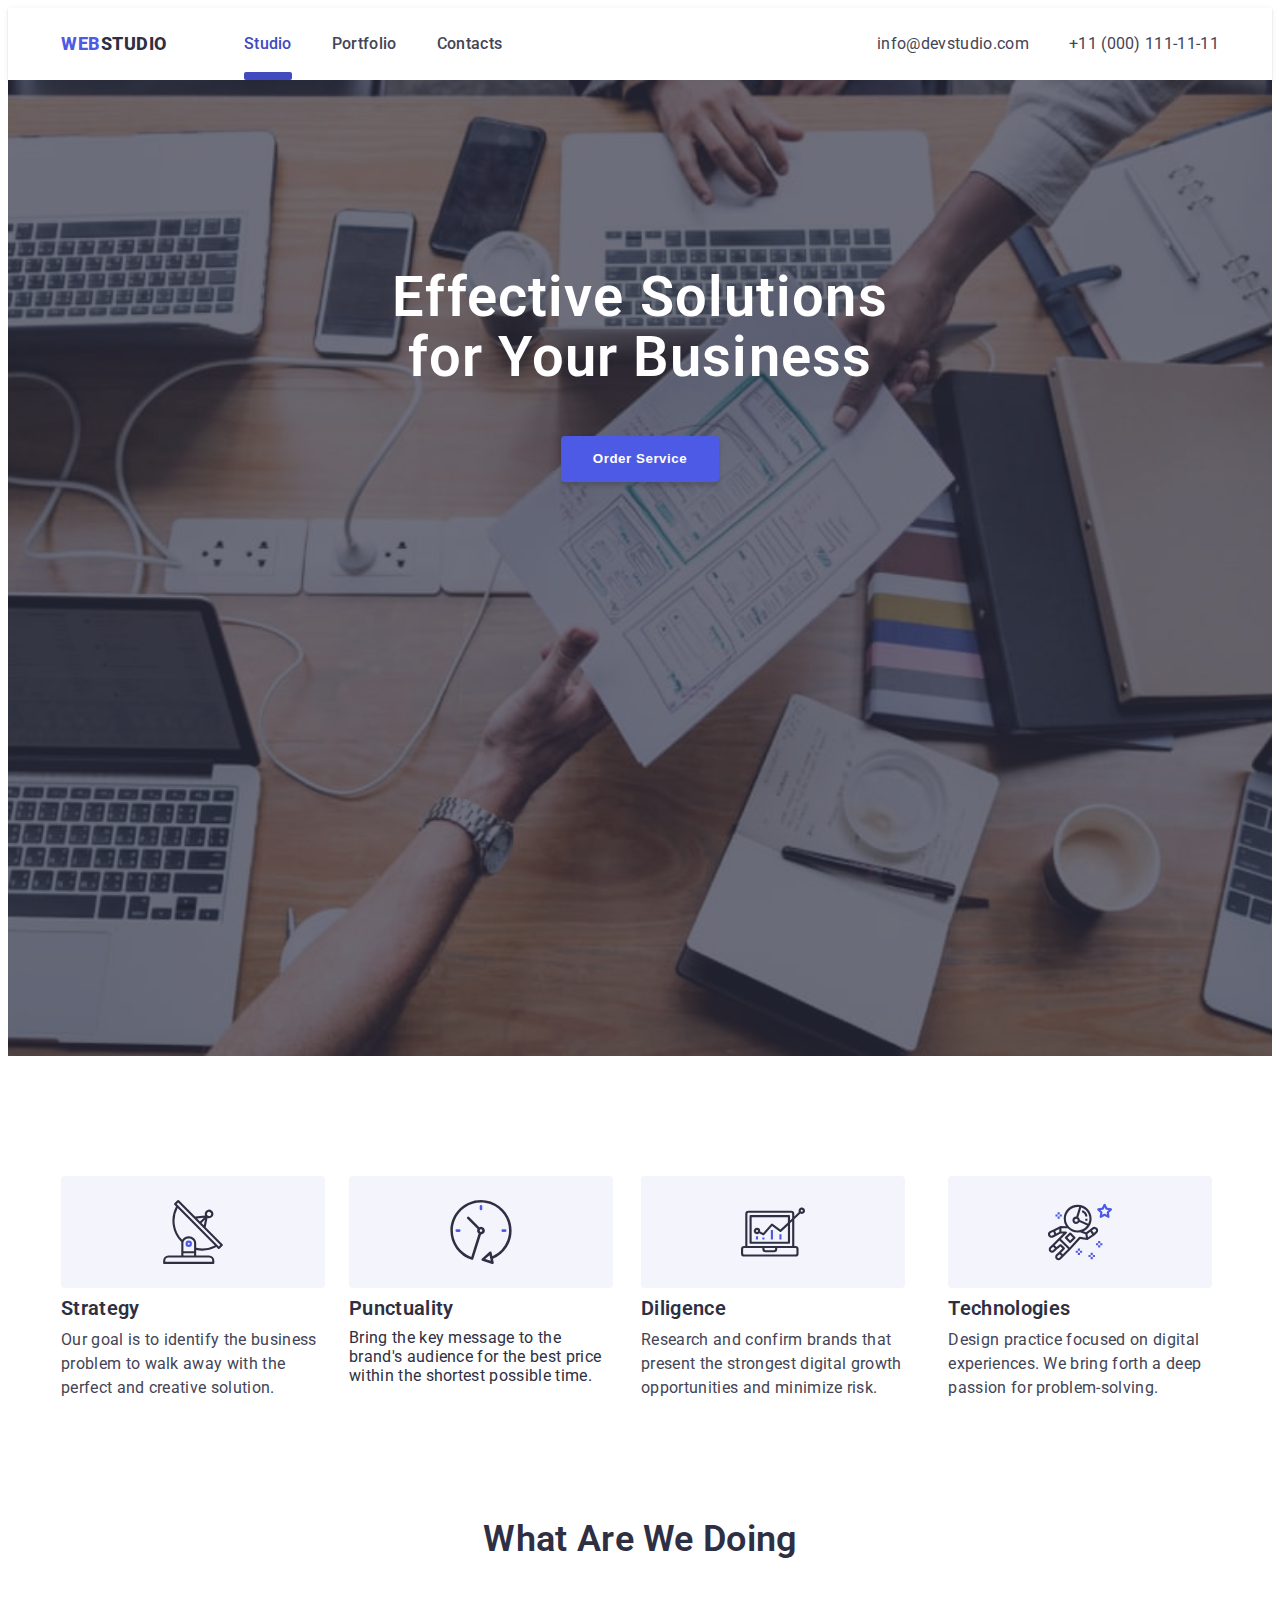
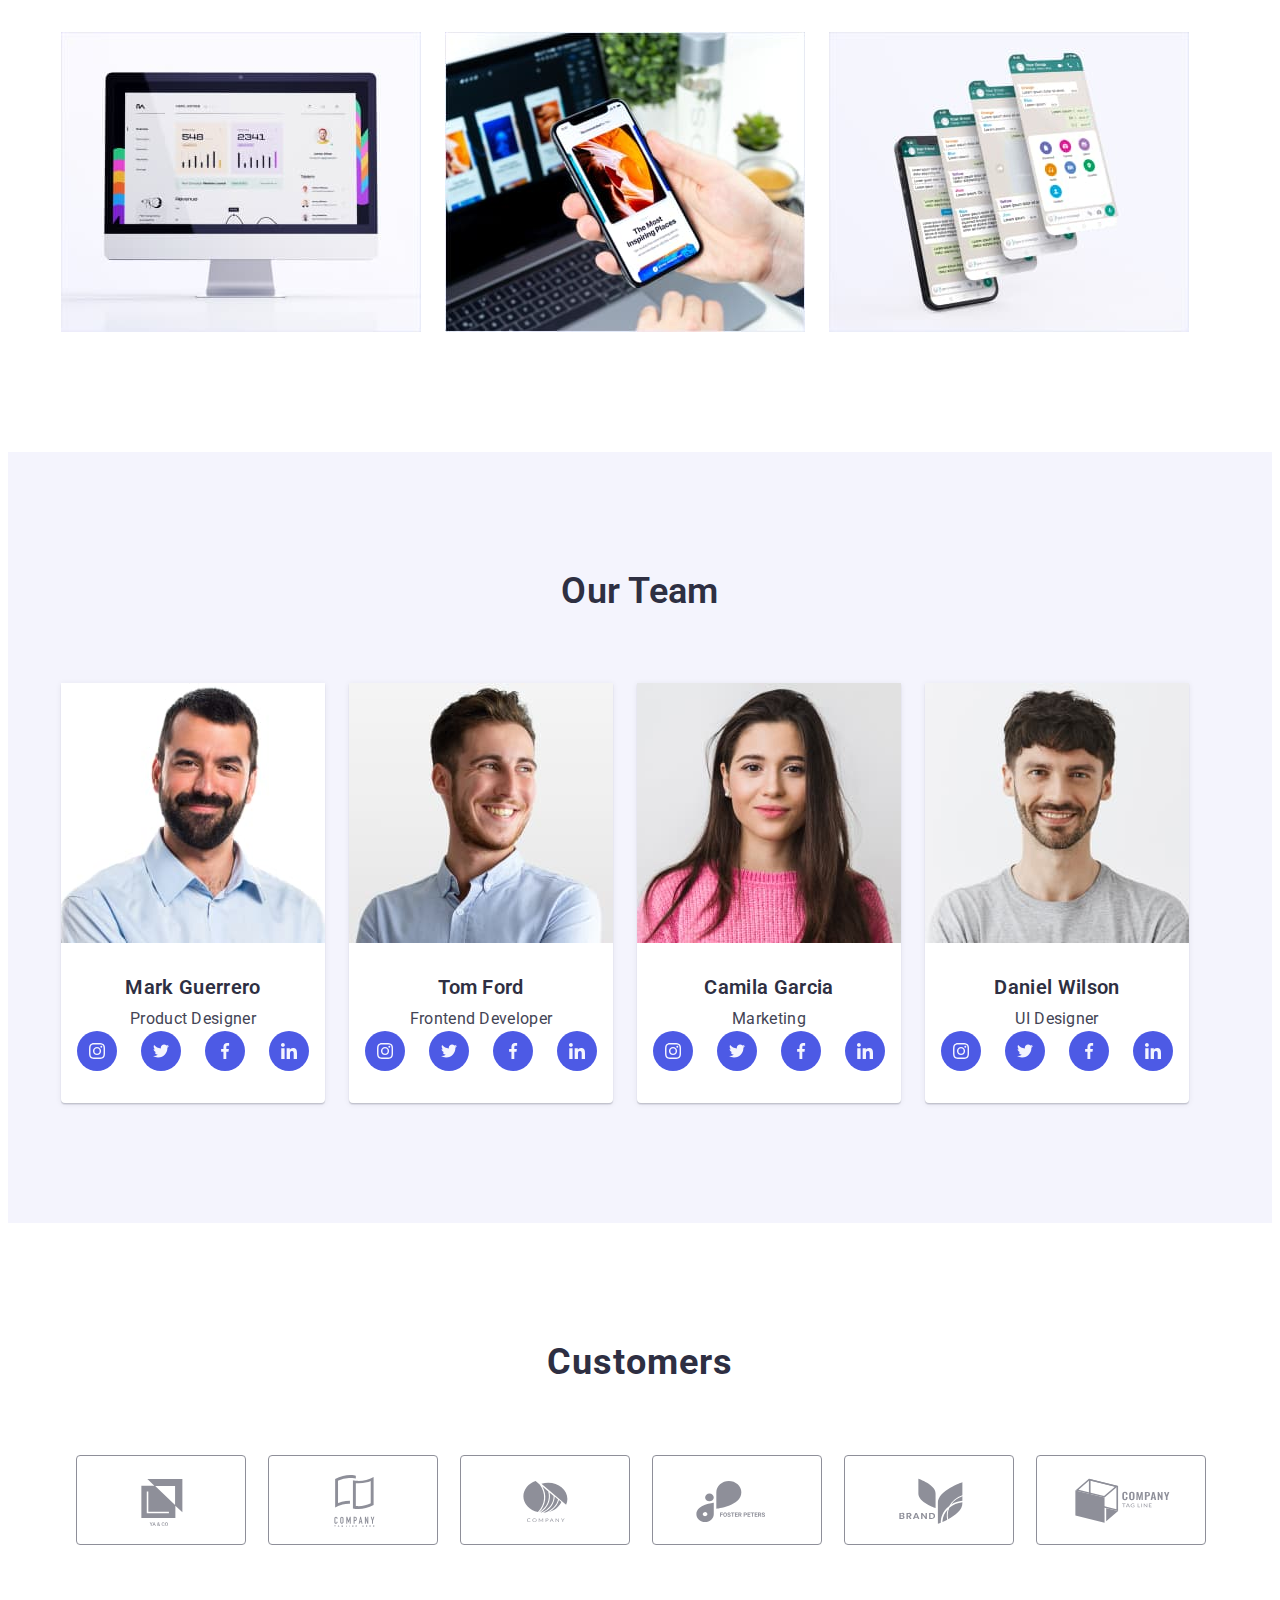
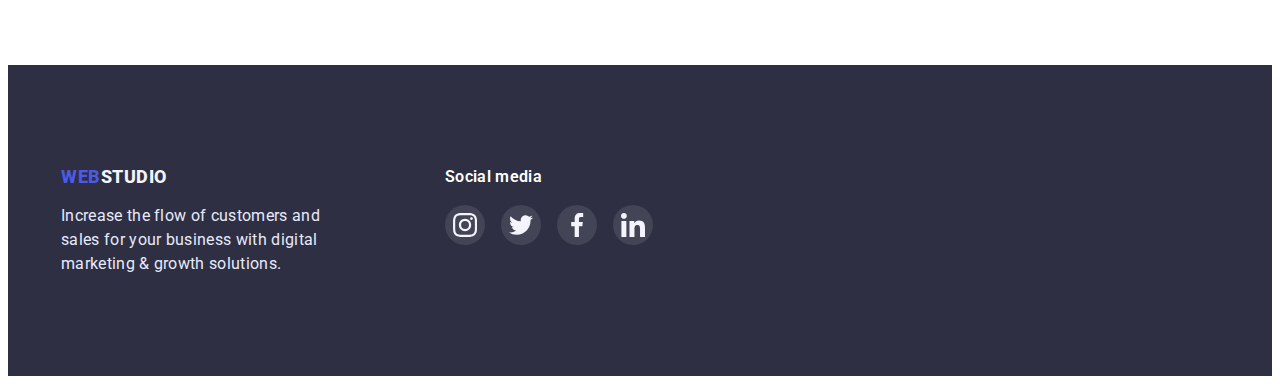
<file: index.html>
<!DOCTYPE html>
<html lang="en">
  <head>
    <meta charset="UTF-8" />
    <meta http-equiv="X-UA-Compatible" content="IE=edge" />
    <meta name="viewport" content="width=device-width, initial-scale=1.0" />
    <title>WebStudio</title>

    <!-- ______________FONTS____________ -->
    <link rel="preconnect" href="https://fonts.googleapis.com" />
    <link rel="preconnect" href="https://fonts.gstatic.com" crossorigin />
    <link
      href="https://fonts.googleapis.com/css2?family=Raleway:wght@700&family=Roboto:wght@400;500;700;900&display=swap"
      rel="stylesheet"
    />

    <!-- ________________NORMALIZER______________- -->
    <link
      rel="stylesheet"
      href="https://cdnjs.cloudflare.com/ajax/libs/modern-normalize/1.1.0/modern-normalize.min.css"
      integrity="sha512-wpPYUAdjBVSE4KJnH1VR1HeZfpl1ub8YT/NKx4PuQ5NmX2tKuGu6U/JRp5y+Y8XG2tV+wKQpNHVUX03MfMFn9Q=="
      crossorigin="anonymous"
      referrerpolicy="no-referrer"
    />

    <!-- _____________BASE STYLES____________ -->
    <link rel="stylesheet" href="./css/styles.css" />
  </head>
  <body class="body">
    <!-- _________________HEADER_________________- -->
    <header class="header">
      <div class="container header-flex">
        <nav class="header-nav">
          <a class="logo link" href="/webstudio">
            <span class="logo-web">Web</span>Studio</a
          >
          <ul class="header-list">
            <li class="nav-list">
              <a class="header-link current-studio link" href="./index.html">Studio</a>
            </li>
            <li class="nav-list">
              <a class="header-link link" href="./portfolio.html">Portfolio</a>
            </li>
            <li class="nav-list">
              <a class="header-link link" href="./contacts">Contacts</a>
            </li>
          </ul>
        </nav>

        <ul class="contact-list">
          <li>
            <a class="contact-link link" href="mailto:info@devstudio.com"
              >info@devstudio.com</a
            >
          </li>

          <li>
            <a class="contact-link link" href="tel:+11(000)111-11-11"
              >+11 (000) 111-11-11</a
            >
          </li>
        </ul>
      </div>
    </header>

    <!-- _____________HERO_____________ -->
    <main>
      <section class="hero section">
        <div class="container">
          <h1 class="hero-title">Effective Solutions for Your Business</h1>
          <button class="hero-button button-hero" type="button" data-modal-open>
            Order Service
          </button>
        </div>
      </section>

      <!-- _____________BENEFITS_____________ -->
      <section class="section benefits">
        <div class="container">
          <h2 hidden>Benefist</h2>
          <ul class="benefits-list">
            <li class="benefits-item">
              <div class="background-icon">
                <svg width="64" height="64">
                  <use href="./img/icons.svg#icon-antenna"></use>
                </svg>
              </div>
              <h3 class="benefits-head-h3">Strategy</h3>
              <p class="benefits-description">
                Our goal is to identify the business problem to walk away with
                the perfect and creative solution.
              </p>
            </li>
            <li>
              <div class="background-icon">
                <svg width="64" height="64">
                  <use href="./img/icons.svg#icon-clock"></use>
                </svg>
              </div>
              <h3 class="benefits-head-h3">Punctuality</h3>
              <p class="description">
                Bring the key message to the brand's audience for the best price
                within the shortest possible time.
              </p>
            </li>
            <li>
              <div class="background-icon">
                <svg width="64" height="64">
                  <use href="./img/icons.svg#icon-diagram"></use>
                </svg>
              </div>
              <h3 class="benefits-head-h3">Diligence</h3>
              <p class="benefits-description">
                Research and confirm brands that present the strongest digital
                growth opportunities and minimize risk.
              </p>
            </li>
            <li>
              <div class="background-icon">
                <svg width="64" height="64">
                  <use href="./img/icons.svg#icon-astronaut"></use>
                </svg>
              </div>
              <h3 class="benefits-head-h3">Technologies</h3>
              <p class="benefits-description">
                Design practice focused on digital experiences. We bring forth a
                deep passion for problem-solving.
              </p>
            </li>
          </ul>
        </div>
      </section>

      <!-- _______________WHAT ARE WE DOING____________ -->
      <section class="section">
        <div class="container">
          <h2 class="section-title">What are we doing</h2>
          <ul class="main-image-list">
            <li>
              <img
                src="./img/image-1.jpg"
                alt="computer"
                width="360"
                height="300"
              />
            </li>
            <li>
              <img
                src="./img/image-2.jpg"
                alt="tel+comp"
                width="360"
                height="300"
              />
            </li>
            <li>
              <img src="./img/image-3.jpg" alt="tel" width="360" height="300" />
            </li>
          </ul>
        </div>
      </section>

      <!-- _________________OUR TEAM_____________- -->
      <section class="team-section section">
        <div class="container">
          <h2 class="section-title">Our Team</h2>

          <ul class="team-list">
            <li class="team-item">
              <img src="./img/team-1.jpg" alt="mark" width="264" height="260" />
              <div class="team-wrapper">
                <h3 class="team-name">Mark Guerrero</h3>
                <p class="team-descriptiom">Product Designer</p>
                <ul class="team-soc-list">
                  <li class="team-soc-item">
                    <a class="team-soc-link" href="#">
                      <svg width="16" height="16">
                        <use href="./img/icons.svg#icon-instagram"></use>
                      </svg>
                    </a>
                  </li>
                  <li class="team-soc-item">
                    <a class="team-soc-link" href="#">
                      <svg width="16" height="16">
                        <use href="./img/icons.svg#icon-twitter"></use>
                      </svg>
                    </a>
                  </li>
                  <li class="team-soc-item">
                    <a class="team-soc-link" href="#">
                      <svg width="16" height="16">
                        <use href="./img/icons.svg#icon-facebook"></use>
                      </svg>
                    </a>
                  </li>
                  <li class="team-soc-item">
                    <a class="team-soc-link" href="#">
                      <svg width="16" height="16">
                        <use href="./img/icons.svg#icon-linkedin"></use>
                      </svg>
                    </a>
                  </li>
                </ul>
              </div>
            </li>

            <li class="team-item">
              <img src="./img/team-2.jpg" alt="tom" width="264" height="260" />
              <div class="team-wrapper">
                <h3 class="team-name">Tom Ford</h3>
                <p class="team-descriptiom">Frontend Developer</p>
                <ul class="team-soc-list">
                  <li class="team-soc-item">
                    <a class="team-soc-link" href="#">
                      <svg width="16" height="16">
                        <use href="./img/icons.svg#icon-instagram"></use>
                      </svg>
                    </a>
                  </li>
                  <li class="team-soc-item">
                    <a class="team-soc-link" href="#">
                      <svg width="16" height="16">
                        <use href="./img/icons.svg#icon-twitter"></use>
                      </svg>
                    </a>
                  </li>
                  <li class="team-soc-item">
                    <a class="team-soc-link" href="#">
                      <svg width="16" height="16">
                        <use href="./img/icons.svg#icon-facebook"></use>
                      </svg>
                    </a>
                  </li>
                  <li class="team-soc-item">
                    <a class="team-soc-link" href="#">
                      <svg width="16" height="16">
                        <use href="./img/icons.svg#icon-linkedin"></use>
                      </svg>
                    </a>
                  </li>
                </ul>
              </div>
            </li>

            <li class="team-item">
              <img
                src="./img/team-3.jpg"
                alt="camila"
                width="264"
                height="260"
              />
              <div class="team-wrapper">
                <h3 class="team-name">Camila Garcia</h3>
                <p class="team-descriptiom">Marketing</p>
                <ul class="team-soc-list">
                  <li class="team-soc-item">
                    <a class="team-soc-link" href="#">
                      <svg width="16" height="16">
                        <use href="./img/icons.svg#icon-instagram"></use>
                      </svg>
                    </a>
                  </li>
                  <li class="team-soc-item">
                    <a class="team-soc-link" href="#">
                      <svg width="16" height="16">
                        <use href="./img/icons.svg#icon-twitter"></use>
                      </svg>
                    </a>
                  </li>
                  <li class="team-soc-item">
                    <a class="team-soc-link" href="#">
                      <svg width="16" height="16">
                        <use href="./img/icons.svg#icon-facebook"></use>
                      </svg>
                    </a>
                  </li>
                  <li class="team-soc-item">
                    <a class="team-soc-link" href="#">
                      <svg width="16" height="16">
                        <use href="./img/icons.svg#icon-linkedin"></use>
                      </svg>
                    </a>
                  </li>
                </ul>
              </div>
            </li>

            <li class="team-item">
              <img
                src="./img/team-4.jpg"
                alt="daniel"
                width="264"
                height="260"
              />
              <div class="team-wrapper">
                <h3 class="team-name">Daniel Wilson</h3>
                <p class="team-descriptiom">UI Designer</p>
                <ul class="team-soc-list">
                  <li class="team-soc-item">
                    <a class="team-soc-link" href="#">
                      <svg width="16" height="16">
                        <use href="./img/icons.svg#icon-instagram"></use>
                      </svg>
                    </a>
                  </li>
                  <li class="team-soc-item">
                    <a class="team-soc-link" href="#">
                      <svg width="16" height="16">
                        <use href="./img/icons.svg#icon-twitter"></use>
                      </svg>
                    </a>
                  </li>
                  <li class="team-soc-item">
                    <a class="team-soc-link" href="#">
                      <svg width="16" height="16">
                        <use href="./img/icons.svg#icon-facebook"></use>
                      </svg>
                    </a>
                  </li>
                  <li class="team-soc-item">
                    <a class="team-soc-link" href="#">
                      <svg width="16" height="16">
                        <use href="./img/icons.svg#icon-linkedin"></use>
                      </svg>
                    </a>
                  </li>
                </ul>
              </div>
            </li>
          </ul>
        </div>
      </section>

      <!-- ____________CUSTOMERS___________ -->
      <section class="section">
        <div class="container">
          <h2 class="customers-title">Customers</h2>
          <ul class="customers-list">
            <li class="customers-list-item">
              <a class="customers-link" href="#">
                <svg class="customers-icon" width="104" height="56">
                  <use href="./img/icons.svg#icon-Logo-1"></use>
                </svg>
              </a>
            </li>
            <li class="customers-list-item">
              <a class="customers-link" href="#">
                <svg class="customers-icon" width="104" height="56">
                  <use href="./img/icons.svg#icon-Logo-2"></use>
                </svg>
              </a>
            </li>
            <li class="customers-list-item">
              <a class="customers-link" href="#">
                <svg class="customers-icon" width="104" height="56">
                  <use href="./img/icons.svg#icon-Logo-3"></use>
                </svg>
              </a>
            </li>
            <li class="customers-list-item">
              <a class="customers-link" href="#">
                <svg class="customers-icon" width="104" height="56">
                  <use href="./img/icons.svg#icon-Logo-4"></use>
                </svg>
              </a>
            </li>
            <li class="customers-list-item">
              <a class="customers-link" href="#">
                <svg class="customers-icon" width="104" height="56">
                  <use href="./img/icons.svg#icon-Logo-5"></use>
                </svg>
              </a>
            </li>
            <li class="customers-list-item">
              <a class="customers-link" href="#">
                <svg class="customers-icon" width="104" height="56">
                  <use href="./img/icons.svg#icon-Logo-6"></use>
                </svg>
              </a>
            </li>
          </ul>
        </div>
      </section>
    </main>
    <!-- ______________FOOTER_______________- -->
    <footer class="footer">
      <div class="container footer-container">
        <div class="logo-margin">
          <a class="logo-footer link" href="/webstudio">
            <span class="logo-web">Web</span>Studio</a
          >
          <p class="footer-description">
            Increase the flow of customers and sales for your business with
            digital marketing & growth solutions.
          </p>
        </div>
        <div>
          <h3 class="soc-media-title">Social media</h3>
          <ul class="soc-media-list">
            <li>
              <a class="soc-media-link" href="#">
                <svg width="24" height="24">
                  <use href="./img/icons.svg#icon-instagram"></use>
                </svg>
              </a>
            </li>
            <li>
              <a class="soc-media-link" href="#">
                <svg width="24" height="24">
                  <use href="./img/icons.svg#icon-twitter"></use>
                </svg>
              </a>
            </li>
            <li>
              <a class="soc-media-link" href="#">
                <svg class="soc-media-icon" width="24" height="24">
                  <use href="./img/icons.svg#icon-facebook"></use>
                </svg>
              </a>
            </li>
            <li>
              <a class="soc-media-link" href="#">
                <svg width="24" height="24">
                  <use href="./img/icons.svg#icon-linkedin"></use>
                </svg>
              </a>
            </li>
          </ul>
        </div>
      </div>
    </footer>

    <!-- ____________________MODAL______________________ -->
    <div class="backdrop is-hidden" data-modal>
      <div class="modal">
        <button class="modal-btn" data-modal-close>
          <svg class="modal-icon" width="8" height="8">
            <use href="./img/icons.svg#icon-close"></use>
          </svg>
        </button>
      </div>
    </div>
    <script src="./modal.js"></script>
  </body>
</html>
</file>
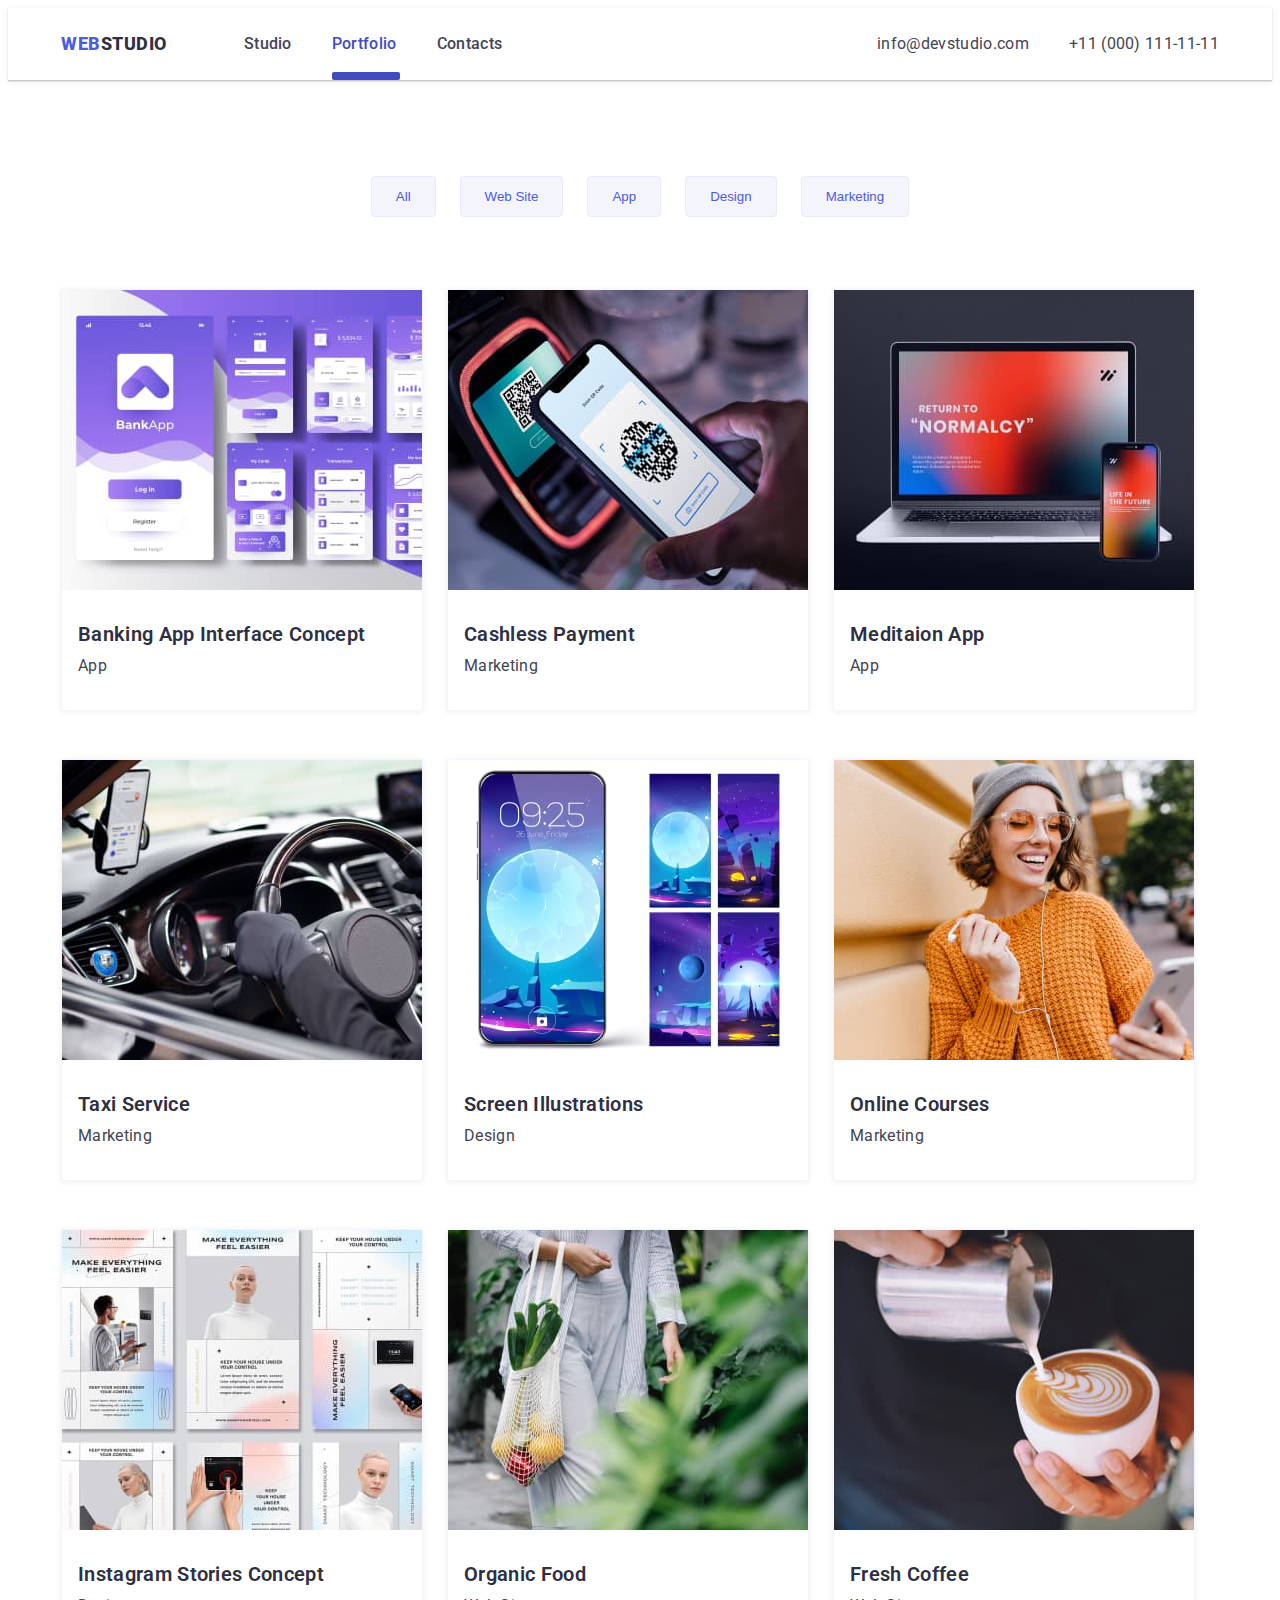
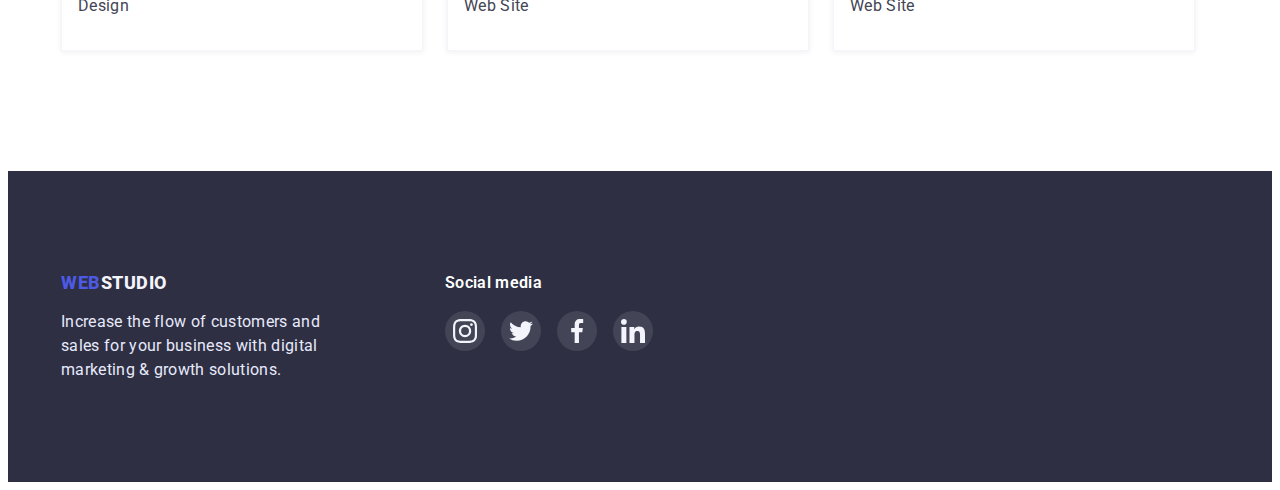
<file: portfolio.html>
<!DOCTYPE html>
<html lang="en">
  <head>
    <meta charset="UTF-8" />
    <meta http-equiv="X-UA-Compatible" content="IE=edge" />
    <meta name="viewport" content="width=device-width, initial-scale=1.0" />
    <title>Portfolio</title>

    <!-- _______________FONTS_______________ -->

    <link rel="preconnect" href="https://fonts.googleapis.com" />
    <link rel="preconnect" href="https://fonts.gstatic.com" crossorigin />
    <link
      href="https://fonts.googleapis.com/css2?family=Raleway:wght@700&family=Roboto:wght@400;500;700;900&display=swap"
      rel="stylesheet"
    />

    <!-- _________________NORMALIZER_________________ -->

    <link
      rel="stylesheet"
      href="https://cdnjs.cloudflare.com/ajax/libs/modern-normalize/1.1.0/modern-normalize.min.css"
      integrity="sha512-wpPYUAdjBVSE4KJnH1VR1HeZfpl1ub8YT/NKx4PuQ5NmX2tKuGu6U/JRp5y+Y8XG2tV+wKQpNHVUX03MfMFn9Q=="
      crossorigin="anonymous"
      referrerpolicy="no-referrer"
    />

    <!-- __________________BASE STYLES________________ -->

    <link rel="stylesheet" href="./css/styles.css" />
  </head>
  <body clas="body">
    <!-- ________________HEADER_______________ -->
    <header class="header">
      <div class="container header-flex">
        <nav class="header-nav">
          <a class="logo link" href="/webstudio">
            <span class="logo-web">Web</span>Studio</a
          >
          <ul class="header-list">
            <li class="nav-list">
              <a class="header-link link" href="./index.html">Studio</a>
            </li>
            <li class="nav-list">
              <a class="header-link current-portfolio link" href="./portfolio.html"
                >Portfolio</a
              >
            </li>
            <li class="nav-list">
              <a class="header-link link" href="./contacts">Contacts</a>
            </li>
          </ul>
        </nav>

        <ul class="contact-list">
          <li>
            <a class="contact-link link" href="mailto:info@devstudio.com"
              >info@devstudio.com</a
            >
          </li>

          <li>
            <a class="contact-link link" href="tel:+11(000)111-11-11"
              >+11 (000) 111-11-11</a
            >
          </li>
        </ul>
      </div>
    </header>

    <main>
      <!-- __________________FILTER________________ -->
      <section class="portfolio-section section">
        <div class="container">
          <h1 hidden>Filter</h1>
          <ul class="button-list">
            <li>
              <button class="filter-button button-filter" type="buttom">
                All
              </button>
            </li>
            <li>
              <button class="filter-button button-filter" type="buttom">
                Web Site
              </button>
            </li>
            <li>
              <button class="filter-button button-filter" type="buttom">
                App
              </button>
            </li>
            <li>
              <button class="filter-button button-filter" type="buttom">
                Design
              </button>
            </li>
            <li>
              <button class="filter-button button-filter" type="buttom">
                Marketing
              </button>
            </li>
          </ul>
          <!-- _______________GALLERY_____________ -->
          <ul class="gallery-list">
            <li class="gallery-item">
              <a class="gallery-link" href="#">
                <div class="thumb-gallery">
                  <img
                    src="./img/gallery-1.jpg"
                    alt="banking-interface"
                    width="360"
                    height="300"
                  />
                  <p class="overlay">
                    14 Stylish and User-Friendly App Design Concepts · Task
                    Manager App · Calorie Tracker App · Exotic Fruit Ecommerce
                    App · Cloud Storage App
                  </p>
                </div>

                <div class="project-wrapper">
                  <h2 class="gallery-titles">Banking App Interface Concept</h2>
                  <p class="gallery-program">App</p>
                </div>
              </a>
            </li>
            <li class="gallery-item">
              <a class="gallery-link" href="#">
                <img
                  src="./img/gallery-2.jpg"
                  alt="cashless-payment"
                  width="360"
                  height="300"
                />
                <div class="project-wrapper">
                  <h2 class="gallery-titles">Cashless Payment</h2>
                  <p class="gallery-program">Marketing</p>
                </div>
              </a>
            </li>
            <li class="gallery-item">
              <a class="gallery-link" href="#">
                <img
                  src="./img/gallery-3.jpg"
                  alt="meditation-app"
                  width="360"
                  height="300"
                />
                <div class="project-wrapper">
                  <h2 class="gallery-titles">Meditaion App</h2>
                  <p class="gallery-program">App</p>
                </div>
              </a>
            </li>
            <li class="gallery-item">
              <a class="gallery-link" href="#">
                <img
                  src="./img/gallery-4.jpg"
                  alt="taxi-service"
                  width="360"
                  height="300"
                />
                <div class="project-wrapper">
                  <h2 class="gallery-titles">Taxi Service</h2>
                  <p class="gallery-program">Marketing</p>
                </div>
              </a>
            </li>
            <li class="gallery-item">
              <a class="gallery-link" href="#">
                <img
                  src="./img/gallery-5.jpg"
                  alt="screen-illustrations"
                  width="360"
                  height="300"
                />
                <div class="project-wrapper">
                  <h2 class="gallery-titles">Screen Illustrations</h2>
                  <p class="gallery-program">Design</p>
                </div>
              </a>
            </li>

            <li class="gallery-item">
              <a class="gallery-link" href="#">
                <img
                  src="./img/gallery-6.jpg"
                  alt="online-courses"
                  width="360"
                  height="300"
                />
                <div class="project-wrapper">
                  <h2 class="gallery-titles">Online Courses</h2>
                  <p class="gallery-program">Marketing</p>
                </div>
              </a>
            </li>

            <li class="gallery-item">
              <a class="gallery-link" href="#">
                <img
                  src="./img/gallery-7.jpg"
                  alt="instagram-stories"
                  width="360"
                  height="300"
                />
                <div class="project-wrapper">
                  <h2 class="gallery-titles">Instagram Stories Concept</h2>
                  <p class="gallery-program">Design</p>
                </div>
              </a>
            </li>

            <li class="gallery-item">
              <a class="gallery-link" href="#">
                <img
                  src="./img/gallery-8.jpg"
                  alt="organic-food"
                  width="360"
                  height="300"
                />
                <div class="project-wrapper">
                  <h2 class="gallery-titles">Organic Food</h2>
                  <p class="gallery-program">Web Site</p>
                </div>
              </a>
            </li>

            <li class="gallery-item">
              <a class="gallery-link" href="#">
                <img
                  src="./img/gallery-9.jpg"
                  alt="fresh-coffee"
                  width="360"
                  height="300"
                />
                <div class="project-wrapper">
                  <h2 class="gallery-titles">Fresh Coffee</h2>
                  <p class="gallery-program">Web Site</p>
                </div>
              </a>
            </li>
          </ul>
        </div>
      </section>
    </main>

    <!-- ________________FOOTER________________ -->

    <footer class="footer">
      <div class="container footer-container">
        <div class="logo-margin">
          <a class="logo-footer link" href="/webstudio">
            <span class="logo-web">Web</span>Studio</a
          >
          <p class="footer-description">
            Increase the flow of customers and sales for your business with
            digital marketing & growth solutions.
          </p>
        </div>
        <div>
          <h3 class="soc-media-title">Social media</h3>
          <ul class="soc-media-list">
            <li>
              <a class="soc-media-link" href="#">
                <svg width="24" height="24">
                  <use href="./img/icons.svg#icon-instagram"></use>
                </svg>
              </a>
            </li>
            <li>
              <a class="soc-media-link" href="#">
                <svg width="24" height="24">
                  <use href="./img/icons.svg#icon-twitter"></use>
                </svg>
              </a>
            </li>
            <li>
              <a class="soc-media-link" href="#">
                <svg class="soc-media-icon" width="24" height="24">
                  <use href="./img/icons.svg#icon-facebook"></use>
                </svg>
              </a>
            </li>
            <li>
              <a class="soc-media-link" href="#">
                <svg width="24" height="24">
                  <use href="./img/icons.svg#icon-linkedin"></use>
                </svg>
              </a>
            </li>
          </ul>
        </div>
      </div>
    </footer>
  </body>
</html>
</file>
<file: css/styles.css>
:root {
  --color-NAVY-BLUE: #2e2f42;
  --color-SLATE: #434455;
  --color-CORNFLOWER: #e7e9fc;
  --color-IRIS: #4d5ae5;
  --color-CLOUD: #f4f4fd;
  --color-WHITE: #ffffff;
  --color-OCEAN: #404bbf;
  --color-GREEN: #31d0aa;
  --color-LIGHT-SLAIGHT: #8e8f99;

  --animation: 250ms cubic-bezier(0.4, 0, 0.2, 1);
}

*,
*::before,
*::after {
  padding: 0;
}

.container {
  max-width: 1158px;
  margin: 0 auto;
  padding-left: 15px;
  padding-right: 15px;
}

body {
  font-family: "Roboto", "Raleway", sans-serif;
  font-size: 16px;
  color: var(--color-NAVY-BLUE);
  background-color: var(--color-WHITE);
  letter-spacing: 0.02em;
}

img {
  display: block;
  max-width: 100%;
  height: auto;
}

/* _____________RESET____________ */

h1,
h2,
h3,
h4,
h5,
h6,
p {
  margin: 0;
}

ul {
  margin: 0;
}

p {
  margin: 0;
}

/* ____________SECTION PADDING___________ */

.section {
  padding-top: 120px;
  padding-bottom: 120px;
}

/* _____________HEADER______________ */

.header {
  box-shadow: 0px 2px 1px rgba(46, 47, 66, 0.08),
    0px 1px 1px rgba(46, 47, 66, 0.16), 0px 1px 6px rgba(46, 47, 66, 0.08);
}

.header-flex {
  display: flex;
  align-items: center;
}

.header-nav {
  display: flex;
  align-items: center;
}

.logo {
  font-weight: 800;
  font-size: 18px;
  line-height: 1.3;
  letter-spacing: 0.03em;
  text-transform: uppercase;
  color: var(--color-NAVY-BLUE);
  transition: color var(--animation);
}

.logo-web {
  color: var(--color-IRIS);
}

.logo:hover,
.logo:focus {
  color: var(--color-IRIS);
}

.link {
  text-decoration: none;
}

.header-list {
  display: flex;
  list-style: none;
  gap: 40px;
  margin-left: 77px;
}

.header-link {
  position: relative;
  display: block;
  text-decoration: none;
  font-weight: 500;
  line-height: 1.5;
  color: var(--color-SLATE);
  padding-top: 24px;
  padding-bottom: 24px;
  transition: color var(--animation);
}

.header-link.current-studio {
  color: var(--color-OCEAN);
}

.current-studio::after {
  content: "";
  position: absolute;
  width: 48px;
  height: 4px;
  left: 0px;
  bottom: 0;
  padding-top: 4px;
  color: var(--color-OCEAN);
  background: var(--color-OCEAN);
  border-radius: 2px;
  display: inline-block;
}

.header-link.current-portfolio {
  color: var(--color-OCEAN);
}

.current-portfolio::after {
  content: "";
  position: absolute;
  width: 68px;
  height: 4px;
  left: 0px;
  bottom: 0;
  padding-top: 4px;
  color: var(--color-OCEAN);
  background: var(--color-OCEAN);
  border-radius: 2px;
  display: inline-block;
}

.header-link:hover,
.header-link:focus {
  color: var(--color-IRIS);
}

.contact-list {
  display: flex;
  list-style: none;
  gap: 40px;
  margin-left: auto;
}

.contact-link {
  text-decoration: none;
  line-height: 1.5;
  color: var(--color-SLATE);
  transition: color var(--animation);
}

.contact-link:hover,
.contact-link:focus {
  color: var(--color-IRIS);
}

/* ________________MAIN________________ */

/* __________TITLE SECTION________ */

.hero {
  text-align: center;
  padding: 188px 0;
  height: 600px;
  max-width: 1440px;
  margin-left: auto;
  margin-right: auto;
  background-image: url(../img/hero-dark-bg.png), url(../img/hero-bg.jpg);
  background-repeat: no-repeat;
  background-position: center;
  background-size: cover;
}

.hero-title {
  font-weight: 600;
  font-size: 56px;
  line-height: 1.07;
  text-align: center;
  letter-spacing: 0.02em;
  color: var(--color-WHITE);
  margin-bottom: 48px;
  margin-left: auto;
  margin-right: auto;
  width: 500px;
}

.hero-button {
  font-weight: 600;
  line-height: 1.1;
  padding: 16px 32px;
  letter-spacing: 0.04em;
  color: var(--color-WHITE);
  background: var(--color-IRIS);
  box-shadow: 0px 4px 4px rgba(0, 0, 0, 0.15);
  border-radius: 4px;
  cursor: pointer;
  border: none;

  transition: background var(--animation), box-shadow var(--animation);
}

.button-hero:hover,
.button-hero:focus {
  color: var(--color-WHITE);
  background: var(--color-OCEAN);
  box-shadow: 0px 4px 4px rgba(0, 0, 0, 0.15);
}

/* ______________BENEFITS_____________ */

.benefits {
  padding-bottom: 0;
}

.background-icon {
  width: 264px;
  height: 112px;
  background-color: var(--color-CLOUD);
  margin-bottom: 8px;
  border-radius: 4px;
  display: flex;
  justify-content: center;
  align-items: center;
}

.benefits-list {
  list-style: none;
  display: flex;
  gap: 24px;
}

.benefits-head-h3 {
  font-weight: 600;
  font-size: 20px;
  line-height: 1.2;
  margin-bottom: 8px;
}
.benefits-description {
  line-height: 1.5;
  color: var(--color-SLATE);
}

/* ___________WHAT ARE WE DOING________ */

.section-title {
  font-weight: 600;
  font-size: 36px;
  line-height: 1.1;
  text-align: center;
  text-transform: capitalize;
  margin-bottom: 72px;
}
.main-image-list {
  list-style: none;
  display: flex;
  gap: 24px;
}

/* _____________OUR TEAM____________ */

.team-section {
  background: var(--color-CLOUD);
}

.section-title {
  font-weight: 600;
  font-size: 36px;
  line-height: 1.1;
  text-align: center;
  text-transform: capitalize;
  margin-bottom: 72px;
}

.team-list {
  list-style: none;
  display: flex;
  gap: 24px;
}

.team-item {
  width: 264px;
  background: #ffffff;
  box-shadow: 0px 1px 6px rgba(46, 47, 66, 0.08),
    0px 1px 1px rgba(46, 47, 66, 0.16), 0px 2px 1px rgba(46, 47, 66, 0.08);
  border-radius: 0px 0px 4px 4px;
}

.team-wrapper {
  padding-top: 32px;
  padding-bottom: 32px;
  text-align: center;
}

.team-name {
  font-weight: 600;
  font-size: 20px;
  line-height: 1.2;
  margin-bottom: 8px;
}
.team-descriptiom {
  line-height: 1.5;
  color: var(--color-SLATE);
}

.team-soc-list {
  list-style: none;
  display: flex;
  flex-direction: row;
  justify-content: center;
  align-items: center;
  gap: 24px;
}

.team-soc-link {
  width: 40px;
  height: 40px;
  border-radius: 50%;
  display: flex;
  justify-content: center;
  align-items: center;
  background-color: var(--color-IRIS);
  transition: background-color var(--animation);
}

.team-soc-link:hover,
.team-soc-link:focus {
  background-color: var(--color-OCEAN);
}

/* ____________CUSTOMERS___________ */

.customers-title {
  font-weight: 700;
  font-size: 36px;
  line-height: 1.1;
  text-align: center;
  letter-spacing: 0.03em;
}

.customers-list {
  list-style: none;
  display: flex;
  flex-direction: row;
  align-items: flex-start;
  justify-content: center;
  padding: 0px;
  gap: 24px;
  margin-top: 72px;
}

.customers-list-item {
  width: 168px;
}

.customers-link {
  width: 100%;
  height: 88px;
  border: 1px solid #8e8f99;
  border-radius: 4px;
  display: flex;
  justify-content: center;
  align-items: center;
  fill: var(--color-LIGHT-SLAIGHT);
  transition: fill var(--animation), border var(--animation);
}

.customers-link:hover,
.customers-link:focus {
  fill: var(--color-OCEAN);
  border: 1px solid var(--color-OCEAN);
}

/* ___________FOOTER__________ */

.footer {
  padding-top: 100px;
  padding-bottom: 100px;
  background: var(--color-NAVY-BLUE);
}

.footer-container {
  display: flex;
}

.logo-footer {
  display: block;
  font-weight: 800;
  font-size: 18px;
  line-height: 1.3;
  letter-spacing: 0.03em;
  color: var(--color-CLOUD);
  text-transform: uppercase;
  margin-bottom: 16px;
  transition: color var(--animation);
}

.logo-margin {
  margin-right: 120px;
}

.logo-web {
  color: var(--color-IRIS);
}

.logo-footer:hover,
.logo-footer:focus {
  color: var(--color-IRIS);
}

.footer-description {
  width: 264px;
  line-height: 1.5;
  color: var(--color-CORNFLOWER);
}

.soc-media-title {
  font-weight: 600;
  font-size: 16px;
  line-height: 1.5;
  letter-spacing: 0.02em;
  color: var(--color-WHITE);
}

.soc-media-list {
  list-style: none;
  display: flex;
  flex-direction: row;
  align-items: flex-start;
  padding: 0;
  gap: 16px;
  margin-top: 16px;
}

.soc-media-link {
  width: 40px;
  height: 40px;
  background: rgba(255, 255, 255, 0.1);
  border-radius: 50%;
  display: flex;
  justify-content: center;
  align-items: center;
  transition: background-color var(--animation);
}

.soc-media-link:hover,
.soc-media-link:focus {
  background-color: var(--color-GREEN);
}

/* ______________PORTFOLIO PAGE______________ */

/* _______________FILTER_____________ */

.portfolio-section {
  padding-top: 96px;
}

.button-list {
  display: flex;
  flex-direction: row;
  justify-content: center;
  align-items: center;
  margin-bottom: 72px;
  margin-left: auto;
  margin-right: auto;
  gap: 24px;
}

.filter-button {
  color: var(--color-IRIS);
  background: var(--color-CLOUD);
  border: 1px solid var(--color-CORNFLOWER);
  border-radius: 4px;
  padding: 12px 24px;
  cursor: pointer;
  transition: color var(--animation), background var(--animation),
    box-shadow var(--animation), border-radius var(--animation);
}

.button-filter:hover,
.button-filter:focus {
  color: var(--color-WHITE);
  background: var(--color-OCEAN);
  box-shadow: 0px 3px 1px rgba(0, 0, 0, 0.1), 0px 2px 1px rgba(0, 0, 0, 0.08),
    0px 2px 2px rgba(0, 0, 0, 0.12);
  border-radius: 4px;
}

.button-list {
  list-style: none;
}

/*_________________GALERY________________ */

.gallery-list {
  display: flex;
  flex-wrap: wrap;
  list-style: none;
  row-gap: 48px;
  column-gap: 24px;
}

.gallery-item {
  width: 360px;
  border: 0.5px solid var(--color-CLOUD);
  box-shadow: 0px 1px 6px rgba(46, 47, 66, 0.08);
}

.gallery-item:nth-child(3n) {
  margin-right: 0;
  margin-bottom: 0;
}

.gallery-link {
  display: block;
  text-decoration: none;
  transition: box-shadow var(--animation);
}

.gallery-link:hover {
  box-shadow: 0px 1px 6px rgba(46, 47, 66, 0.08),
    0px 1px 1px rgba(46, 47, 66, 0.16), 0px 2px 1px rgba(46, 47, 66, 0.08);
}

.gallery-link.overlay:hover {
  transform: translateY(100%);
  transition: transform var(--animation);

}

.thumb-gallery {
  position: relative;
  overflow: hidden;
}

.overlay {
  position: absolute;
  font-weight: 400;
  font-size: 16px;
  line-height: 1.5;
  letter-spacing: 0.02em;
  color: var(--color-CLOUD);
  background: var(--color-IRIS);
  background-blend-mode: soft-light;
  padding-left: 32px;
  padding-right: 32px;
  padding-top: 40px;
  padding-bottom: 164px;
  transform: translateY(0%);
  transition: transform var(--animation);
}

.project-wrapper {
  padding-top: 32px;
  padding-bottom: 32px;
  padding-left: 16px;
}

.gallery-titles {
  font-weight: 600;
  font-size: 20px;
  line-height: 1.2;
  margin-bottom: 8px;
  color: var(--color-NAVY-BLUE);
}
.gallery-program {
  line-height: 1.5;
  color: var(--color-SLATE);
}

/* _________________MODAL_________________ */

.backdrop {
  position: fixed;
  top: 0;
  left: 0;
  width: 100%;
  height: 100%;
  background: rgba(46, 47, 66, 0.4);
  transition: visibility var(--animation), opacity var(--animation);
}

.backdrop.is-hidden {
  visibility: hidden;
  opacity: 0;
  pointer-events: none;
}

.modal {
  position: absolute;
  top: 50%;
  left: 50%;
  transform: translate(-50%, -50%);
  width: 408px;
  height: 576px;
  background: #fcfcfc;
  box-shadow: 0px 1px 1px rgba(0, 0, 0, 0.14), 0px 1px 3px rgba(0, 0, 0, 0.12),
    0px 2px 1px rgba(0, 0, 0, 0.2);
  border-radius: 4px;
}

.modal-btn {
  position: absolute;
  top: 24px;
  left: 360px;
  width: 24px;
  height: 24px;
  border-radius: 50%;
  display: flex;
  align-items: center;
  justify-content: center;
  background: var(--color-CORNFLOWER);
  border: 1px solid rgba(0, 0, 0, 0.1);
  cursor: pointer;
}
</file>
